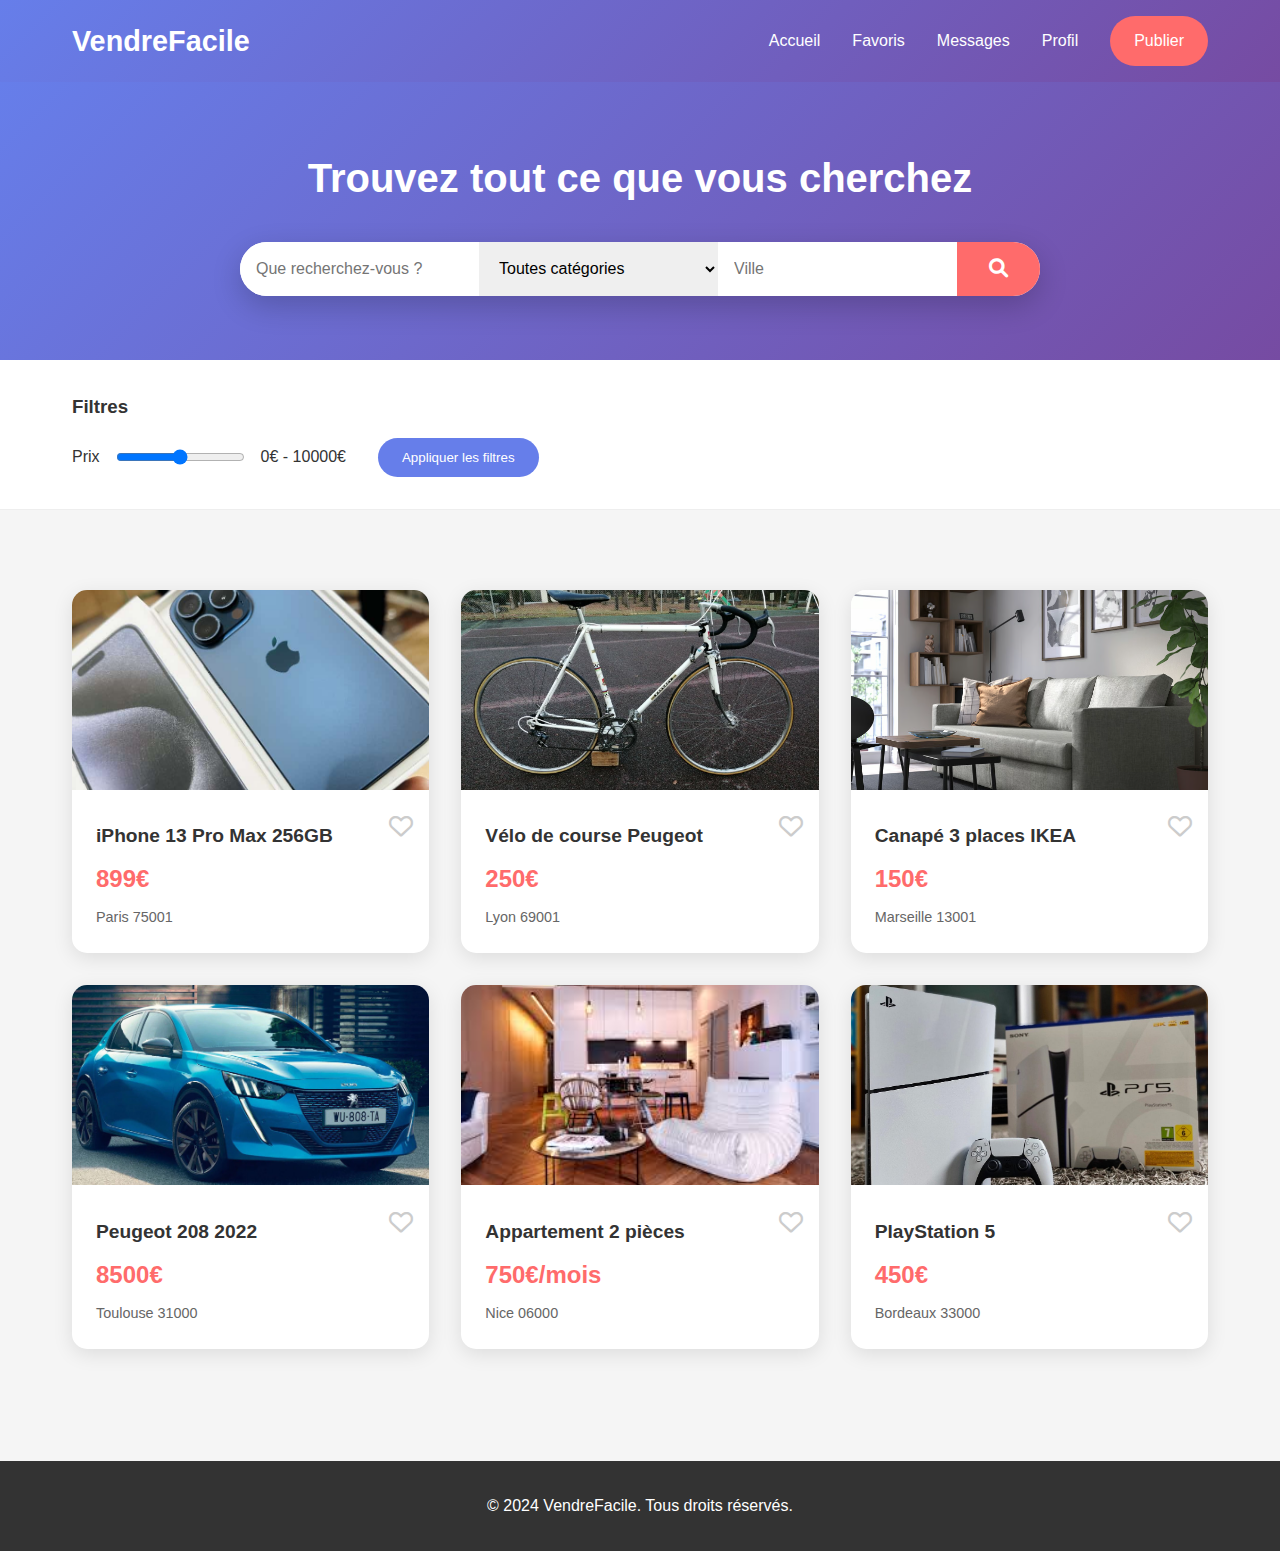
<file: ALMODOVAR_REY_VendreFacile/index.html>
<!DOCTYPE html>
<html lang="fr">
<head>
    <meta charset="UTF-8">
    <meta name="viewport" content="width=device-width, initial-scale=1.0">
    <title>VendreFacile - Petites Annonces Gratuites</title>
    <link rel="stylesheet" href="css/style.css">
    <link rel="stylesheet" href="https://cdnjs.cloudflare.com/ajax/libs/font-awesome/6.0.0/css/all.min.css">
</head>
<body>
    <header>
        <nav class="navbar">
            <div class="nav-container">
                <div class="logo">
                    <h1>VendreFacile</h1>
                </div>
                <div class="nav-menu">
                    <a href="index.html">Accueil</a>
                    <a href="favoris.html">Favoris</a>
                    <a href="messagerie.html">Messages</a>
                    <a href="profil.html">Profil</a>
                    <a href="publication.html" class="btn-publish">Publier</a>
                </div>
            </div>
        </nav>
    </header>

    <main>
        <section class="hero">
            <div class="search-container">
                <h2>Trouvez tout ce que vous cherchez</h2>
                <div class="search-bar">
                    <input type="text" placeholder="Que recherchez-vous ?" id="searchInput">
                    <select id="categoryFilter">
                        <option value="">Toutes catégories</option>
                        <option value="vehicules">Véhicules</option>
                        <option value="immobilier">Immobilier</option>
                        <option value="mode">Mode</option>
                        <option value="maison">Maison & Jardin</option>
                        <option value="loisirs">Loisirs</option>
                        <option value="multimedia">Multimédia</option>
                    </select>
                    <input type="text" placeholder="Ville" id="locationFilter">
                    <button onclick="rechercheEffectuee()" class="btn-search">
                        <i class="fas fa-search"></i>
                    </button>
                </div>
            </div>
        </section>

        <section class="filters">
            <div class="filter-container">
                <h3>Filtres</h3>
                <div class="filter-options">
                    <div class="price-filter">
                        <label>Prix</label>
                        <input type="range" min="0" max="10000" value="5000" id="priceRange">
                        <span>0€ - 10000€</span>
                    </div>
                    <button onclick="filtrageApplique()" class="btn-filter">Appliquer les filtres</button>
                </div>
            </div>
        </section>

        <section class="announcements">
            <div class="loading" id="loading" style="display: none;">
                <p>Chargement des annonces...</p>
            </div>
            
            <div class="announcements-grid" id="announcementsGrid">
                <div class="announcement-card">
                    <img src="images/i13.jpg" alt="iPhone 13">
                    <div class="card-content">
                        <h3>iPhone 13 Pro Max 256GB</h3>
                        <p class="price">899€</p>
                        <p class="location">Paris 75001</p>
                        <button onclick="ajoutFavori(1)" class="btn-favorite">
                            <i class="far fa-heart"></i>
                        </button>
                    </div>
                </div>

                <div class="announcement-card">
                    <img src="images/velo.jpg" alt="Vélo">
                    <div class="card-content">
                        <h3>Vélo de course Peugeot</h3>
                        <p class="price">250€</p>
                        <p class="location">Lyon 69001</p>
                        <button onclick="ajoutFavori(2)" class="btn-favorite">
                            <i class="far fa-heart"></i>
                        </button>
                    </div>
                </div>

                <div class="announcement-card">
                    <img src="images/canape.jpg" alt="Canapé">
                    <div class="card-content">
                        <h3>Canapé 3 places IKEA</h3>
                        <p class="price">150€</p>
                        <p class="location">Marseille 13001</p>
                        <button onclick="ajoutFavori(3)" class="btn-favorite">
                            <i class="far fa-heart"></i>
                        </button>
                    </div>
                </div>

                <div class="announcement-card">
                    <img src="images/peugeot-208-allure.jpg" alt="Voiture">
                    <div class="card-content">
                        <h3>Peugeot 208 2022</h3>
                        <p class="price">8500€</p>
                        <p class="location">Toulouse 31000</p>
                        <button onclick="ajoutFavori(4)" class="btn-favorite">
                            <i class="far fa-heart"></i>
                        </button>
                    </div>
                </div>

                <div class="announcement-card">
                    <img src="images/appart.jpg" alt="Appartement">
                    <div class="card-content">
                        <h3>Appartement 2 pièces</h3>
                        <p class="price">750€/mois</p>
                        <p class="location">Nice 06000</p>
                        <button onclick="ajoutFavori(5)" class="btn-favorite">
                            <i class="far fa-heart"></i>
                        </button>
                    </div>
                </div>

                <div class="announcement-card">
                    <img src="images/ps5-slim.jpg" alt="Console">
                    <div class="card-content">
                        <h3>PlayStation 5</h3>
                        <p class="price">450€</p>
                        <p class="location">Bordeaux 33000</p>
                        <button onclick="ajoutFavori(6)" class="btn-favorite">
                            <i class="far fa-heart"></i>
                        </button>
                    </div>
                </div>
            </div>
        </section>
    </main>

    <footer>
        <div class="footer-content">
            <p>&copy; 2024 VendreFacile. Tous droits réservés.</p>
        </div>
    </footer>

    <script src="js/script.js"></script>
</body>
</html>
</file>
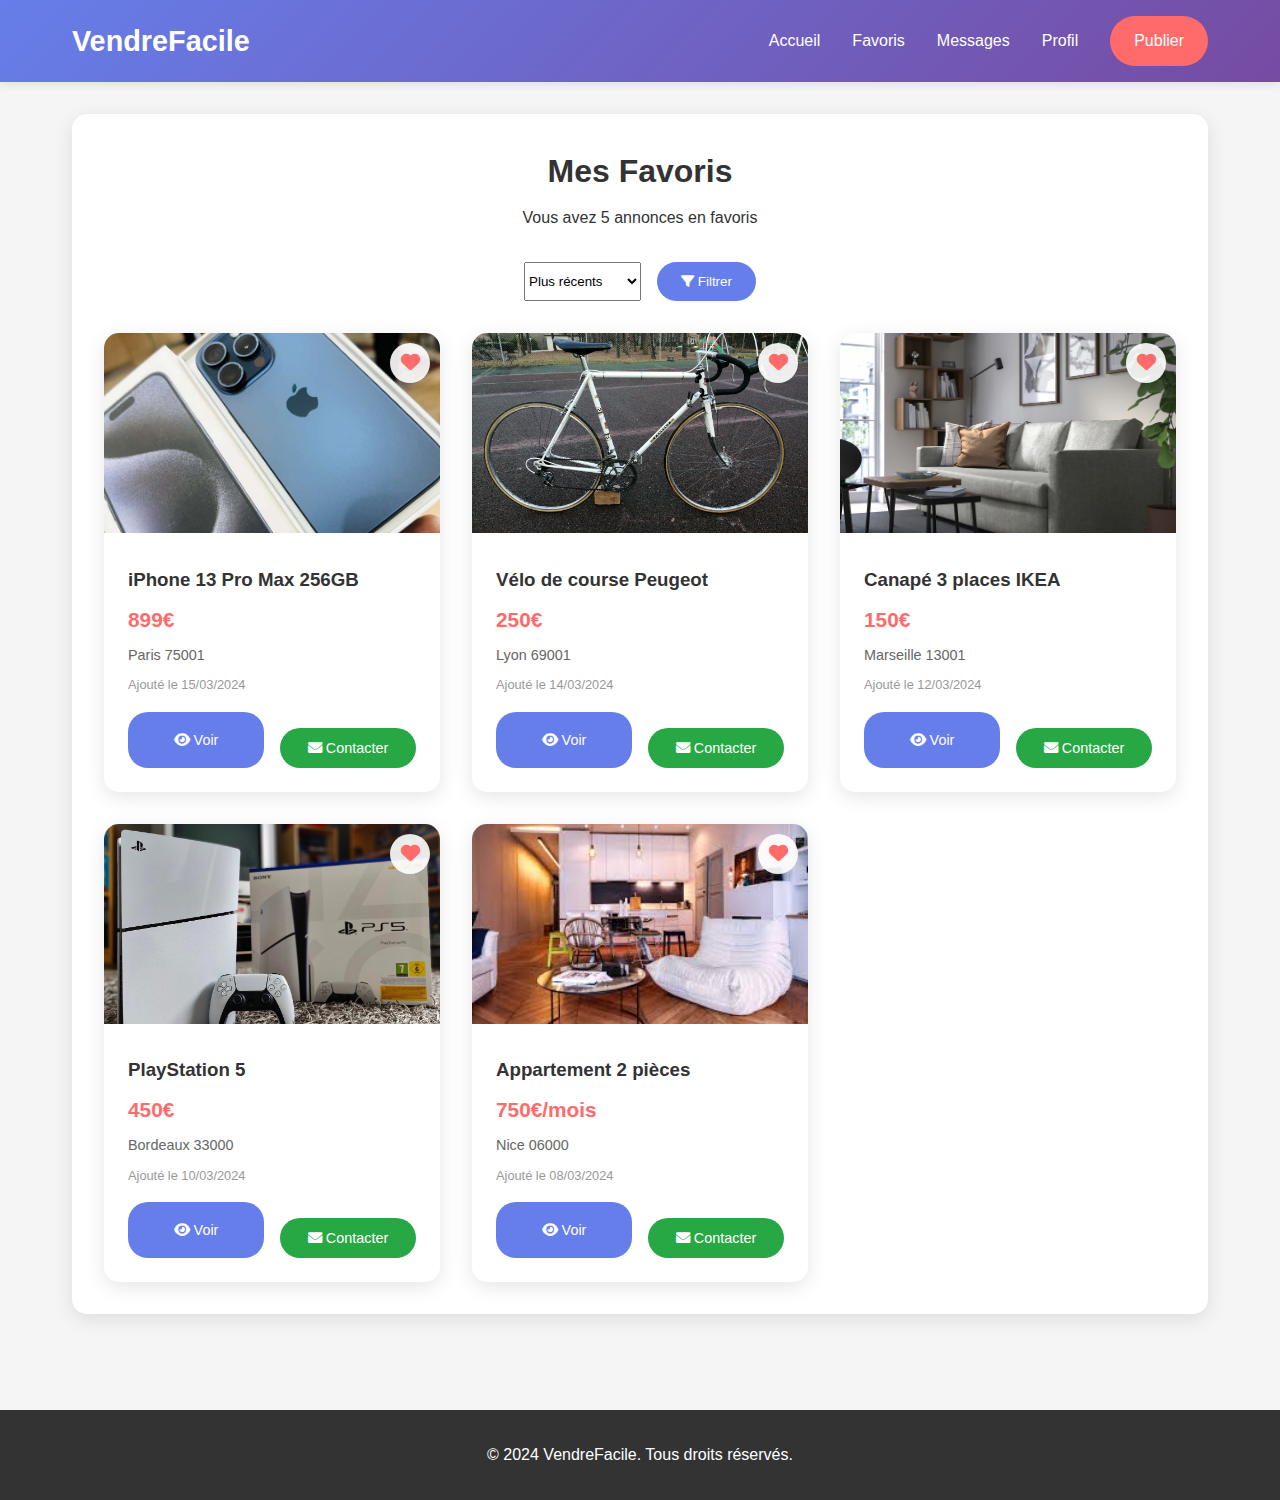
<file: ALMODOVAR_REY_VendreFacile/favoris.html>
<!DOCTYPE html>
<html lang="fr">
<head>
    <meta charset="UTF-8">
    <meta name="viewport" content="width=device-width, initial-scale=1.0">
    <title>Mes Favoris - VendreFacile</title>
    <link rel="stylesheet" href="css/style.css">
    <link rel="stylesheet" href="https://cdnjs.cloudflare.com/ajax/libs/font-awesome/6.0.0/css/all.min.css">
</head>
<body>
    <header>
        <nav class="navbar">
            <div class="nav-container">
                <div class="logo">
                    <h1>VendreFacile</h1>
                </div>
                <div class="nav-menu">
                    <a href="index.html">Accueil</a>
                    <a href="favoris.html">Favoris</a>
                    <a href="messagerie.html">Messages</a>
                    <a href="profil.html">Profil</a>
                    <a href="publication.html" class="btn-publish">Publier</a>
                </div>
            </div>
        </nav>
    </header>

    <main class="favorites-page">
        <div class="favorites-container">
            <div class="favorites-header">
                <h1>Mes Favoris</h1>
                <p>Vous avez <span id="favoriteCount">5</span> annonces en favoris</p>
            </div>

            <div class="favorites-filters">
                <select id="sortFavorites">
                    <option value="recent">Plus récents</option>
                    <option value="price-asc">Prix croissant</option>
                    <option value="price-desc">Prix décroissant</option>
                    <option value="location">Localisation</option>
                </select>
                <button onclick="affichageFavoris()" class="btn-filter">
                    <i class="fas fa-filter"></i> Filtrer
                </button>
            </div>

            <div class="favorites-grid">
                <div class="favorite-card">
                    <div class="favorite-image">
                        <img src="images/i13.jpg" alt="iPhone 13">
                        <button onclick="retraitFavori(1)" class="btn-remove-favorite">
                            <i class="fas fa-heart"></i>
                        </button>
                    </div>
                    <div class="favorite-content">
                        <h3>iPhone 13 Pro Max 256GB</h3>
                        <p class="price">899€</p>
                        <p class="location">Paris 75001</p>
                        <p class="date">Ajouté le 15/03/2024</p>
                        <div class="favorite-actions">
                            <button onclick="window.location.href='annonce.html'" class="btn-view">
                                <i class="fas fa-eye"></i> Voir
                            </button>
                            <button onclick="window.location.href='messagerie.html'" class="btn-contact">
                                <i class="fas fa-envelope"></i> Contacter
                            </button>
                        </div>
                    </div>
                </div>

                <div class="favorite-card">
                    <div class="favorite-image">
                        <img src="images/velo.jpg" alt="Vélo">
                        <button onclick="retraitFavori(2)" class="btn-remove-favorite">
                            <i class="fas fa-heart"></i>
                        </button>
                    </div>
                    <div class="favorite-content">
                        <h3>Vélo de course Peugeot</h3>
                        <p class="price">250€</p>
                        <p class="location">Lyon 69001</p>
                        <p class="date">Ajouté le 14/03/2024</p>
                        <div class="favorite-actions">
                            <button onclick="window.location.href='annonce.html'" class="btn-view">
                                <i class="fas fa-eye"></i> Voir
                            </button>
                            <button onclick="window.location.href='messagerie.html'" class="btn-contact">
                                <i class="fas fa-envelope"></i> Contacter
                            </button>
                        </div>
                    </div>
                </div>

                <div class="favorite-card">
                    <div class="favorite-image">
                        <img src="images/canape.jpg" alt="Canapé">
                        <button onclick="retraitFavori(3)" class="btn-remove-favorite">
                            <i class="fas fa-heart"></i>
                        </button>
                    </div>
                    <div class="favorite-content">
                        <h3>Canapé 3 places IKEA</h3>
                        <p class="price">150€</p>
                        <p class="location">Marseille 13001</p>
                        <p class="date">Ajouté le 12/03/2024</p>
                        <div class="favorite-actions">
                            <button onclick="window.location.href='annonce.html'" class="btn-view">
                                <i class="fas fa-eye"></i> Voir
                            </button>
                            <button onclick="window.location.href='messagerie.html'" class="btn-contact">
                                <i class="fas fa-envelope"></i> Contacter
                            </button>
                        </div>
                    </div>
                </div>

                <div class="favorite-card">
                    <div class="favorite-image">
                        <img src="images/ps5-slim.jpg" alt="PlayStation">
                        <button onclick="retraitFavori(6)" class="btn-remove-favorite">
                            <i class="fas fa-heart"></i>
                        </button>
                    </div>
                    <div class="favorite-content">
                        <h3>PlayStation 5</h3>
                        <p class="price">450€</p>
                        <p class="location">Bordeaux 33000</p>
                        <p class="date">Ajouté le 10/03/2024</p>
                        <div class="favorite-actions">
                            <button onclick="window.location.href='annonce.html'" class="btn-view">
                                <i class="fas fa-eye"></i> Voir
                            </button>
                            <button onclick="window.location.href='messagerie.html'" class="btn-contact">
                                <i class="fas fa-envelope"></i> Contacter
                            </button>
                        </div>
                    </div>
                </div>

                <div class="favorite-card">
                    <div class="favorite-image">
                        <img src="images/appart.jpg" alt="Appartement">
                        <button onclick="retraitFavori(5)" class="btn-remove-favorite">
                            <i class="fas fa-heart"></i>
                        </button>
                    </div>
                    <div class="favorite-content">
                        <h3>Appartement 2 pièces</h3>
                        <p class="price">750€/mois</p>
                        <p class="location">Nice 06000</p>
                        <p class="date">Ajouté le 08/03/2024</p>
                        <div class="favorite-actions">
                            <button onclick="window.location.href='annonce.html'" class="btn-view">
                                <i class="fas fa-eye"></i> Voir
                            </button>
                            <button onclick="window.location.href='messagerie.html'" class="btn-contact">
                                <i class="fas fa-envelope"></i> Contacter
                            </button>
                        </div>
                    </div>
                </div>
            </div>

            <div class="empty-favorites" id="emptyFavorites" style="display: none;">
                <div class="empty-state">
                    <i class="fas fa-heart-broken"></i>
                    <h2>Aucun favori pour le moment</h2>
                    <p>Parcourez les annonces et ajoutez-les à vos favoris pour les retrouver facilement ici.</p>
                    <button onclick="window.location.href='index.html'" class="btn-browse">
                        <i class="fas fa-search"></i> Parcourir les annonces
                    </button>
                </div>
            </div>
        </div>
    </main>

    <footer>
        <div class="footer-content">
            <p>&copy; 2024 VendreFacile. Tous droits réservés.</p>
        </div>
    </footer>

    <script src="js/script.js"></script>
</body>
</html>
</file>
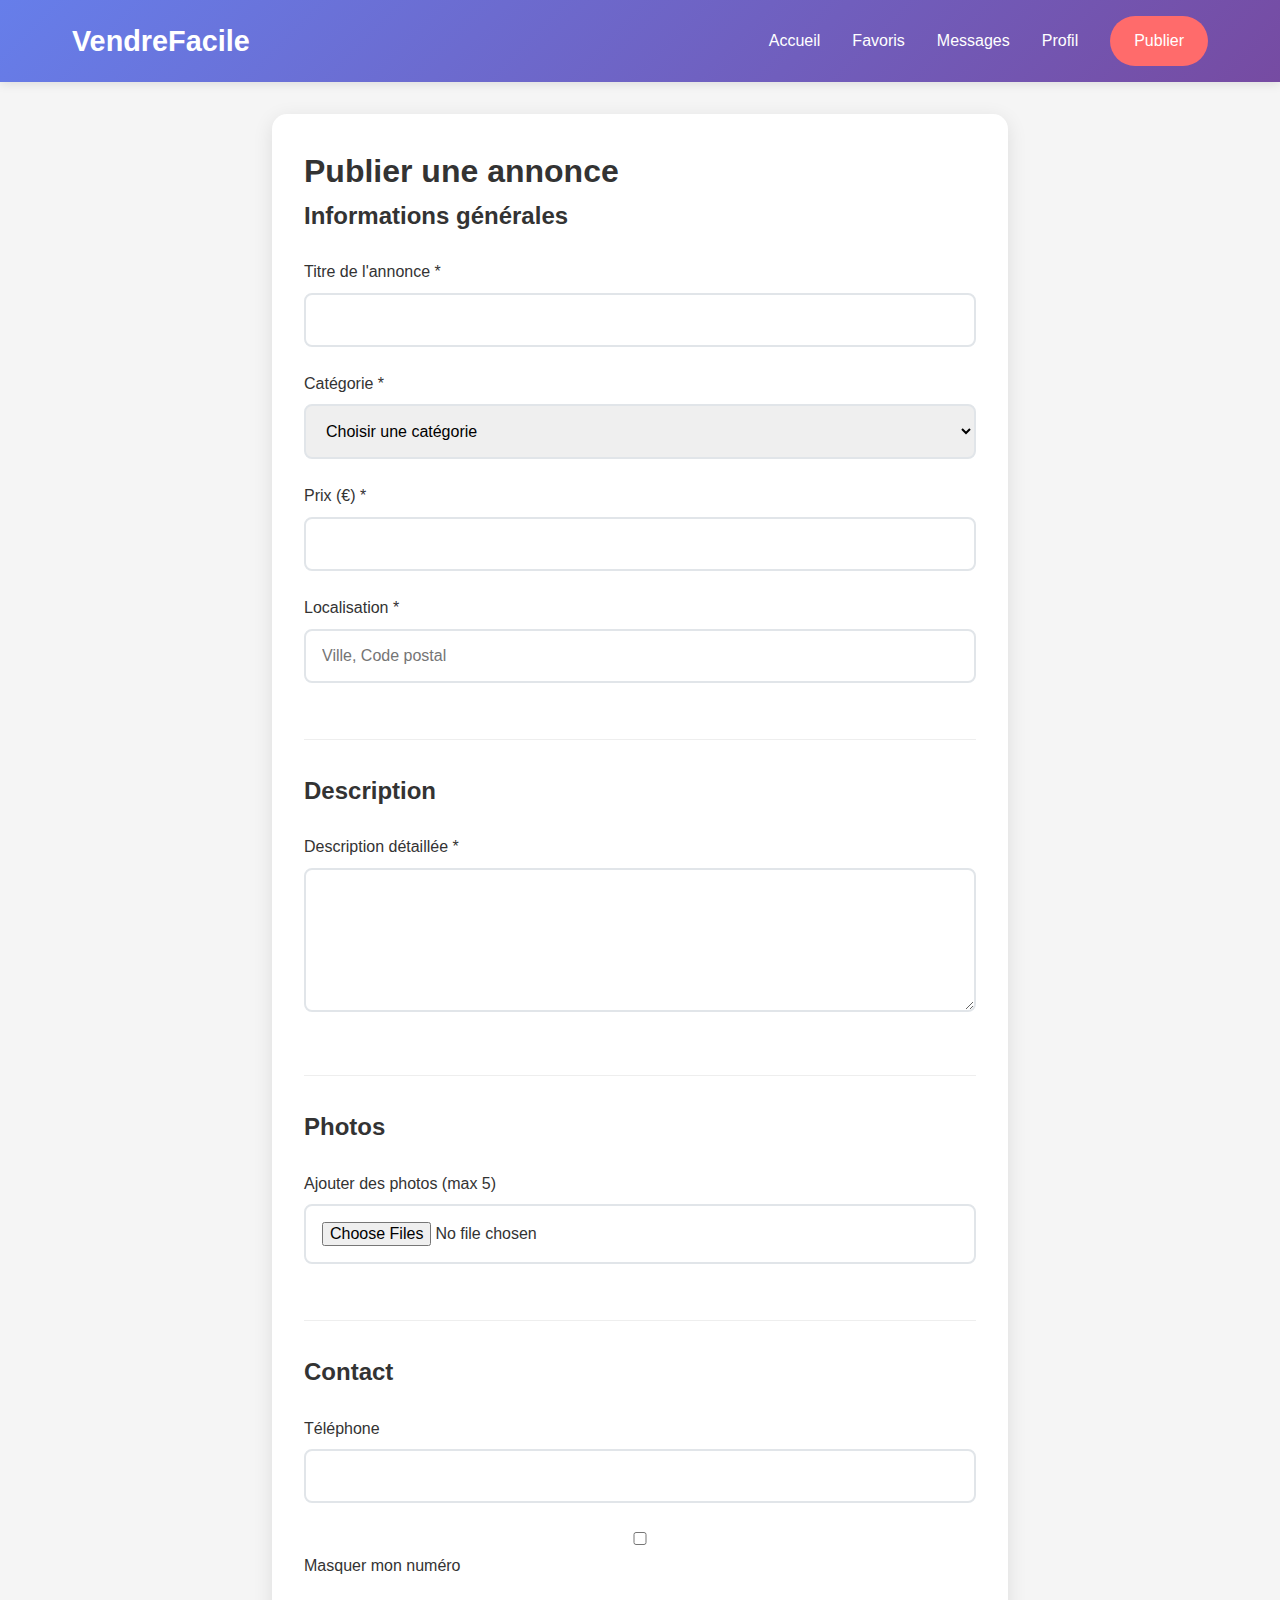
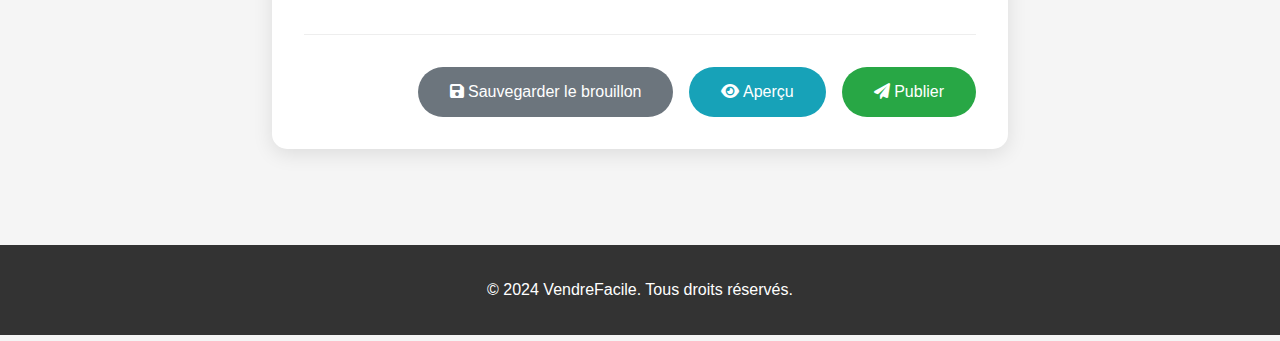
<file: ALMODOVAR_REY_VendreFacile/publication.html>
<!DOCTYPE html>
<html lang="fr">
<head>
    <meta charset="UTF-8">
    <meta name="viewport" content="width=device-width, initial-scale=1.0">
    <title>Publier une annonce - VendreFacile</title>
    <link rel="stylesheet" href="css/style.css">
    <link rel="stylesheet" href="https://cdnjs.cloudflare.com/ajax/libs/font-awesome/6.0.0/css/all.min.css">
</head>
<body>
    <header>
        <nav class="navbar">
            <div class="nav-container">
                <div class="logo">
                    <h1>VendreFacile</h1>
                </div>
                <div class="nav-menu">
                    <a href="index.html">Accueil</a>
                    <a href="favoris.html">Favoris</a>
                    <a href="messagerie.html">Messages</a>
                    <a href="profil.html">Profil</a>
                    <a href="publication.html" class="btn-publish">Publier</a>
                </div>
            </div>
        </nav>
    </header>

    <main class="publication-form">
        <div class="form-container">
            <h1>Publier une annonce</h1>
            
            <form id="announcementForm">
                <div class="form-section">
                    <h2>Informations générales</h2>
                    
                    <div class="form-group">
                        <label for="title">Titre de l'annonce *</label>
                        <input type="text" id="title" name="title" required>
                    </div>

                    <div class="form-group">
                        <label for="category">Catégorie *</label>
                        <select id="category" name="category" required>
                            <option value="">Choisir une catégorie</option>
                            <option value="vehicules">Véhicules</option>
                            <option value="immobilier">Immobilier</option>
                            <option value="mode">Mode</option>
                            <option value="maison">Maison & Jardin</option>
                            <option value="loisirs">Loisirs</option>
                            <option value="multimedia">Multimédia</option>
                        </select>
                    </div>

                    <div class="form-group">
                        <label for="price">Prix (€) *</label>
                        <input type="number" id="price" name="price" min="0" required>
                    </div>

                    <div class="form-group">
                        <label for="location">Localisation *</label>
                        <input type="text" id="location" name="location" placeholder="Ville, Code postal" required>
                    </div>
                </div>

                <div class="form-section">
                    <h2>Description</h2>
                    
                    <div class="form-group">
                        <label for="description">Description détaillée *</label>
                        <textarea id="description" name="description" rows="6" required></textarea>
                    </div>
                </div>

                <div class="form-section">
                    <h2>Photos</h2>
                    
                    <div class="form-group">
                        <label for="images">Ajouter des photos (max 5)</label>
                        <input type="file" id="images" name="images" multiple accept="image/*">
                        <div class="image-preview" id="imagePreview"></div>
                    </div>
                </div>

                <div class="form-section">
                    <h2>Contact</h2>
                    
                    <div class="form-group">
                        <label for="phone">Téléphone</label>
                        <input type="tel" id="phone" name="phone">
                    </div>

                    <div class="form-group">
                        <label>
                            <input type="checkbox" name="hidePhone"> Masquer mon numéro
                        </label>
                    </div>
                </div>

                <div class="form-actions">
                    <button type="button" onclick="redactionAnnonce()" class="btn-draft">
                        <i class="fas fa-save"></i> Sauvegarder le brouillon
                    </button>
                    <button type="button" onclick="validationAnnonce()" class="btn-preview">
                        <i class="fas fa-eye"></i> Aperçu
                    </button>
                    <button type="submit" class="btn-publish-form">
                        <i class="fas fa-paper-plane"></i> Publier
                    </button>
                </div>
            </form>
        </div>
    </main>

    <footer>
        <div class="footer-content">
            <p>&copy; 2024 VendreFacile. Tous droits réservés.</p>
        </div>
    </footer>

    <script src="js/script.js"></script>
</body>
</html>
</file>
<file: ALMODOVAR_REY_VendreFacile/css/style.css>
/* Reset et base */
* {
    margin: 0;
    padding: 0;
    box-sizing: border-box;
}

body {
    font-family: 'Segoe UI', Tahoma, Geneva, Verdana, sans-serif;
    line-height: 1.6;
    color: #333;
    background-color: #f5f5f5;
}

/* Navigation */
.navbar {
    background: linear-gradient(135deg, #667eea 0%, #764ba2 100%);
    padding: 1rem 0;
    box-shadow: 0 2px 10px rgba(0,0,0,0.1);
}

.nav-container {
    max-width: 1200px;
    margin: 0 auto;
    display: flex;
    justify-content: space-between;
    align-items: center;
    padding: 0 2rem;
}

.logo h1 {
    color: white;
    font-size: 1.8rem;
    font-weight: bold;
}

.nav-menu {
    display: flex;
    gap: 2rem;
    align-items: center;
}

.nav-menu a {
    color: white;
    text-decoration: none;
    font-weight: 500;
    transition: all 0.3s ease;
}

.nav-menu a:hover {
    transform: translateY(-2px);
}

.btn-publish {
    background: #ff6b6b;
    padding: 0.75rem 1.5rem;
    border-radius: 25px;
    font-weight: bold;
    transition: all 0.3s ease;
}

.btn-publish:hover {
    background: #ff5252;
    transform: translateY(-2px);
}

/* Hero Section */
.hero {
    background: linear-gradient(135deg, #667eea 0%, #764ba2 100%);
    padding: 4rem 0;
    text-align: center;
}

.search-container h2 {
    color: white;
    font-size: 2.5rem;
    margin-bottom: 2rem;
}

.search-bar {
    max-width: 800px;
    margin: 0 auto;
    display: flex;
    background: white;
    border-radius: 50px;
    overflow: hidden;
    box-shadow: 0 10px 30px rgba(0,0,0,0.2);
}

.search-bar input,
.search-bar select {
    flex: 1;
    padding: 1rem;
    border: none;
    outline: none;
    font-size: 1rem;
}

.btn-search {
    background: #ff6b6b;
    color: white;
    border: none;
    padding: 1rem 2rem;
    cursor: pointer;
    font-size: 1.2rem;
    transition: all 0.3s ease;
}

.btn-search:hover {
    background: #ff5252;
}

/* Filtres */
.filters {
    background: white;
    padding: 2rem 0;
    border-bottom: 1px solid #eee;
}

.filter-container {
    max-width: 1200px;
    margin: 0 auto;
    padding: 0 2rem;
}

.filter-options {
    display: flex;
    gap: 2rem;
    align-items: center;
    margin-top: 1rem;
}

.price-filter {
    display: flex;
    align-items: center;
    gap: 1rem;
}

.btn-filter {
    background: #667eea;
    color: white;
    border: none;
    padding: 0.75rem 1.5rem;
    border-radius: 25px;
    cursor: pointer;
    transition: all 0.3s ease;
}

.btn-filter:hover {
    background: #5a67d8;
}

/* Grille d'annonces */
.announcements {
    max-width: 1200px;
    margin: 0 auto;
    padding: 3rem 2rem;
}

.announcements-grid {
    display: grid;
    grid-template-columns: repeat(auto-fill, minmax(300px, 1fr));
    gap: 2rem;
    margin-top: 2rem;
}

.announcement-card {
    background: white;
    border-radius: 15px;
    overflow: hidden;
    box-shadow: 0 5px 20px rgba(0,0,0,0.1);
    transition: all 0.3s ease;
    cursor: pointer;
}

.announcement-card:hover {
    transform: translateY(-5px);
    box-shadow: 0 10px 30px rgba(0,0,0,0.15);
}

.announcement-card img {
    width: 100%;
    height: 200px;
    object-fit: cover;
}

.card-content {
    padding: 1.5rem;
    position: relative;
}

.card-content h3 {
    font-size: 1.2rem;
    margin-bottom: 0.5rem;
    color: #333;
}

.price {
    font-size: 1.5rem;
    font-weight: bold;
    color: #ff6b6b;
    margin-bottom: 0.5rem;
}

.location {
    color: #666;
    font-size: 0.9rem;
}

.btn-favorite {
    position: absolute;
    top: 1rem;
    right: 1rem;
    background: none;
    border: none;
    font-size: 1.5rem;
    color: #ccc;
    cursor: pointer;
    transition: all 0.3s ease;
}

.btn-favorite:hover,
.btn-favorite.active {
    color: #ff6b6b;
}

/* Page d'annonce détaillée */
.announcement-detail {
    max-width: 1200px;
    margin: 0 auto;
    padding: 2rem;
}

.announcement-container {
    display: grid;
    grid-template-columns: 1fr 1fr;
    gap: 3rem;
    background: white;
    border-radius: 15px;
    padding: 2rem;
    box-shadow: 0 5px 20px rgba(0,0,0,0.1);
}

.announcement-images .main-image {
    width: 100%;
    height: 400px;
    object-fit: cover;
    border-radius: 10px;
    margin-bottom: 1rem;
}

.thumbnail-gallery {
    display: flex;
    gap: 0.5rem;
}

.thumbnail-gallery img {
    width: 80px;
    height: 80px;
    object-fit: cover;
    border-radius: 5px;
    cursor: pointer;
    border: 2px solid transparent;
    transition: all 0.3s ease;
}

.thumbnail-gallery img:hover {
    border-color: #667eea;
}

.announcement-info h1 {
    font-size: 2rem;
    margin-bottom: 1rem;
    color: #333;
}

.announcement-info .price {
    font-size: 2.5rem;
    font-weight: bold;
    color: #ff6b6b;
    margin-bottom: 1rem;
}

.announcement-actions {
    display: flex;
    gap: 1rem;
    margin: 2rem 0;
}

.btn-favorite-large {
    background: #ff6b6b;
    color: white;
    border: none;
    padding: 1rem 2rem;
    border-radius: 25px;
    cursor: pointer;
    font-size: 1rem;
    transition: all 0.3s ease;
}

.btn-favorite-large:hover {
    background: #ff5252;
}

.seller-info {
    background: #f8f9fa;
    padding: 1.5rem;
    border-radius: 10px;
    margin-top: 2rem;
}

.seller-profile {
    display: flex;
    align-items: center;
    gap: 1rem;
    margin: 1rem 0;
}

.seller-profile img {
    width: 50px;
    height: 50px;
    border-radius: 50%;
}

.btn-contact {
    background: #667eea;
    color: white;
    border: none;
    padding: 1rem 2rem;
    border-radius: 25px;
    cursor: pointer;
    width: 100%;
    margin-top: 1rem;
    transition: all 0.3s ease;
}

.btn-contact:hover {
    background: #5a67d8;
}

/* Formulaire de publication */
.publication-form {
    max-width: 800px;
    margin: 0 auto;
    padding: 2rem;
}

.form-container {
    background: white;
    border-radius: 15px;
    padding: 2rem;
    box-shadow: 0 5px 20px rgba(0,0,0,0.1);
}

.form-section {
    margin-bottom: 2rem;
    padding-bottom: 2rem;
    border-bottom: 1px solid #eee;
}

.form-section:last-child {
    border-bottom: none;
}

.form-section h2 {
    color: #333;
    margin-bottom: 1.5rem;
}

.form-group {
    margin-bottom: 1.5rem;
}

.form-group label {
    display: block;
    margin-bottom: 0.5rem;
    font-weight: 500;
    color: #333;
}

.form-group input,
.form-group select,
.form-group textarea {
    width: 100%;
    padding: 1rem;
    border: 2px solid #e1e5e9;
    border-radius: 8px;
    font-size: 1rem;
    transition: all 0.3s ease;
}

.form-group input:focus,
.form-group select:focus,
.form-group textarea:focus {
    outline: none;
    border-color: #667eea;
}

.form-actions {
    display: flex;
    gap: 1rem;
    justify-content: flex-end;
    margin-top: 2rem;
}

.btn-draft,
.btn-preview,
.btn-publish-form {
    padding: 1rem 2rem;
    border: none;
    border-radius: 25px;
    cursor: pointer;
    font-size: 1rem;
    transition: all 0.3s ease;
}

.btn-draft {
    background: #6c757d;
    color: white;
}

.btn-preview {
    background: #17a2b8;
    color: white;
}

.btn-publish-form {
    background: #28a745;
    color: white;
}

/* Page de profil */
.profile-page {
    max-width: 1200px;
    margin: 0 auto;
    padding: 2rem;
}

.profile-container {
    display: grid;
    grid-template-columns: 300px 1fr;
    gap: 2rem;
}

.profile-card {
    background: white;
    border-radius: 15px;
    padding: 2rem;
    text-align: center;
    box-shadow: 0 5px 20px rgba(0,0,0,0.1);
}

.profile-image {
    width: 150px;
    height: 150px;
    border-radius: 50%;
    margin-bottom: 1rem;
}

.profile-stats {
    display: flex;
    justify-content: space-around;
    margin-top: 1rem;
}

.stat {
    text-align: center;
}

.stat-number {
    display: block;
    font-size: 1.5rem;
    font-weight: bold;
    color: #667eea;
}

.profile-menu {
    background: white;
    border-radius: 15px;
    padding: 1rem;
    margin-top: 1rem;
    box-shadow: 0 5px 20px rgba(0,0,0,0.1);
}

.menu-item {
    display: block;
    padding: 1rem;
    color: #333;
    text-decoration: none;
    border-radius: 8px;
    transition: all 0.3s ease;
}

.menu-item:hover,
.menu-item.active {
    background: #f8f9fa;
    color: #667eea;
}

.profile-content {
    background: white;
    border-radius: 15px;
    padding: 2rem;
    box-shadow: 0 5px 20px rgba(0,0,0,0.1);
}

.content-section {
    display: none;
}

.content-section.active {
    display: block;
}

/* Messagerie */
.messaging-page {
    max-width: 1200px;
    margin: 0 auto;
    padding: 2rem;
}

.messaging-container {
    display: grid;
    grid-template-columns: 350px 1fr;
    height: 600px;
    background: white;
    border-radius: 15px;
    overflow: hidden;
    box-shadow: 0 5px 20px rgba(0,0,0,0.1);
}

.conversations-sidebar {
    background: #f8f9fa;
    border-right: 1px solid #e1e5e9;
}

.conversations-header {
    display: flex;
    justify-content: space-between;
    align-items: center;
    padding: 1rem;
    border-bottom: 1px solid #e1e5e9;
}

.conversations-list {
    height: calc(100% - 60px);
    overflow-y: auto;
}

.conversation-item {
    padding: 1rem;
    border-bottom: 1px solid #e1e5e9;
    cursor: pointer;
    transition: all 0.3s ease;
}

.conversation-item:hover,
.conversation-item.active {
    background: #e9ecef;
}

.conversation-preview {
    display: flex;
    align-items: center;
    gap: 1rem;
}

.conversation-preview img {
    width: 40px;
    height: 40px;
    border-radius: 50%;
}

.conversation-info h4 {
    margin: 0;
    font-size: 1rem;
    color: #333;
}

.conversation-info p {
    margin: 0;
    font-size: 0.9rem;
    color: #666;
    white-space: nowrap;
    overflow: hidden;
    text-overflow: ellipsis;
}

.conversation-time {
    font-size: 0.8rem;
    color: #999;
}

.chat-area {
    display: flex;
    flex-direction: column;
}

.chat-header {
    display: flex;
    justify-content: space-between;
    align-items: center;
    padding: 1rem;
    border-bottom: 1px solid #e1e5e9;
}

.chat-actions {
    display: flex;
    gap: 1rem;
}

.btn-price-offer,
.btn-delete-conversation {
    padding: 0.5rem 1rem;
    border: none;
    border-radius: 20px;
    cursor: pointer;
    font-size: 0.9rem;
    transition: all 0.3s ease;
}

.btn-price-offer {
    background: #28a745;
    color: white;
}

.btn-delete-conversation {
    background: #dc3545;
    color: white;
}

.announcement-preview {
    display: flex;
    align-items: center;
    gap: 1rem;
    padding: 1rem;
    background: #f8f9fa;
    border-bottom: 1px solid #e1e5e9;
}

.announcement-preview img {
    width: 60px;
    height: 60px;
    border-radius: 8px;
}

.announcement-info h4 {
    margin: 0;
    font-size: 1rem;
    color: #333;
}

.messages-container {
    flex: 1;
    padding: 1rem;
    overflow-y: auto;
    background: #f8f9fa;
}

.message {
    margin-bottom: 1rem;
    display: flex;
}

.message.sent {
    justify-content: flex-end;
}

.message.received {
    justify-content: flex-start;
}

.message-content {
    max-width: 70%;
    padding: 1rem;
    border-radius: 20px;
    position: relative;
}

.message.sent .message-content {
    background: #667eea;
    color: white;
    border-bottom-right-radius: 5px;
}

.message.received .message-content {
    background: white;
    color: #333;
    border-bottom-left-radius: 5px;
    box-shadow: 0 2px 5px rgba(0,0,0,0.1);
}

.message-time {
    font-size: 0.8rem;
    opacity: 0.7;
    margin-top: 0.5rem;
    display: block;
}

.price-offer {
    margin-bottom: 1rem;
    display: flex;
    justify-content: flex-start;
}

.offer-content {
    background: #fff3cd;
    border: 1px solid #ffeaa7;
    border-radius: 15px;
    padding: 1rem;
    display: flex;
    align-items: center;
    gap: 1rem;
    max-width: 80%;
}

.offer-price {
    font-size: 1.2rem;
    font-weight: bold;
    color: #856404;
    margin: 0;
}

.offer-actions {
    display: flex;
    gap: 0.5rem;
}

.btn-accept,
.btn-decline {
    padding: 0.5rem 1rem;
    border: none;
    border-radius: 15px;
    cursor: pointer;
    font-size: 0.9rem;
    transition: all 0.3s ease;
}

.btn-accept {
    background: #28a745;
    color: white;
}

.btn-decline {
    background: #dc3545;
    color: white;
}

.message-input-container {
    padding: 1rem;
    border-top: 1px solid #e1e5e9;
}

.message-input {
    display: flex;
    gap: 1rem;
    align-items: center;
}

.message-input input {
    flex: 1;
    padding: 1rem;
    border: 1px solid #e1e5e9;
    border-radius: 25px;
    outline: none;
}

.btn-send {
    background: #667eea;
    color: white;
    border: none;
    padding: 1rem;
    border-radius: 50%;
    cursor: pointer;
    transition: all 0.3s ease;
}

.btn-send:hover {
    background: #5a67d8;
}

/* Page favoris */
.favorites-page {
    max-width: 1200px;
    margin: 0 auto;
    padding: 2rem;
}

.favorites-container {
    background: white;
    border-radius: 15px;
    padding: 2rem;
    box-shadow: 0 5px 20px rgba(0,0,0,0.1);
}

.favorites-header {
    text-align: center;
    margin-bottom: 2rem;
}

.favorites-header h1 {
    color: #333;
    margin-bottom: 0.5rem;
}

.favorites-filters {
    display: flex;
    justify-content: center;
    gap: 1rem;
    margin-bottom: 2rem;
}

.favorites-grid {
    display: grid;
    grid-template-columns: repeat(auto-fill, minmax(300px, 1fr));
    gap: 2rem;
}

.favorite-card {
    background: white;
    border-radius: 15px;
    overflow: hidden;
    box-shadow: 0 5px 20px rgba(0,0,0,0.1);
    transition: all 0.3s ease;
}

.favorite-card:hover {
    transform: translateY(-5px);
}

.favorite-image {
    position: relative;
}

.favorite-image img {
    width: 100%;
    height: 200px;
    object-fit: cover;
}

.btn-remove-favorite {
    position: absolute;
    top: 10px;
    right: 10px;
    background: rgba(255, 255, 255, 0.9);
    border: none;
    border-radius: 50%;
    width: 40px;
    height: 40px;
    cursor: pointer;
    font-size: 1.2rem;
    color: #ff6b6b;
    transition: all 0.3s ease;
}

.btn-remove-favorite:hover {
    background: white;
    transform: scale(1.1);
}

.favorite-content {
    padding: 1.5rem;
}

.favorite-content h3 {
    margin-bottom: 0.5rem;
    color: #333;
}

.favorite-content .price {
    font-size: 1.3rem;
    font-weight: bold;
    color: #ff6b6b;
    margin-bottom: 0.5rem;
}

.favorite-content .location {
    color: #666;
    font-size: 0.9rem;
    margin-bottom: 0.5rem;
}

.favorite-content .date {
    color: #999;
    font-size: 0.8rem;
    margin-bottom: 1rem;
}

.favorite-actions {
    display: flex;
    gap: 1rem;
}

.btn-view,
.btn-contact {
    flex: 1;
    padding: 0.75rem;
    border: none;
    border-radius: 20px;
    cursor: pointer;
    font-size: 0.9rem;
    transition: all 0.3s ease;
}

.btn-view {
    background: #667eea;
    color: white;
}

.btn-contact {
    background: #28a745;
    color: white;
}

.empty-favorites {
    text-align: center;
    padding: 4rem 2rem;
}

.empty-state i {
    font-size: 4rem;
    color: #ccc;
    margin-bottom: 1rem;
}

.empty-state h2 {
    color: #666;
    margin-bottom: 1rem;
}

.btn-browse {
    background: #667eea;
    color: white;
    border: none;
    padding: 1rem 2rem;
    border-radius: 25px;
    cursor: pointer;
    font-size: 1rem;
    transition: all 0.3s ease;
}

.btn-browse:hover {
    background: #5a67d8;
}

/* Page paiement */
.payment-page {
    max-width: 1200px;
    margin: 0 auto;
    padding: 2rem;
}

.payment-container {
    background: white;
    border-radius: 15px;
    padding: 2rem;
    box-shadow: 0 5px 20px rgba(0,0,0,0.1);
}

.payment-header {
    text-align: center;
    margin-bottom: 2rem;
}

.security-badges {
    display: flex;
    justify-content: center;
    align-items: center;
    gap: 0.5rem;
    color: #28a745;
    font-size: 0.9rem;
    margin-top: 1rem;
}

.payment-content {
    display: grid;
    grid-template-columns: 1fr 1fr;
    gap: 3rem;
}

.order-summary {
    background: #f8f9fa;
    padding: 2rem;
    border-radius: 15px;
}

.product-summary {
    display: flex;
    gap: 1rem;
    margin-bottom: 2rem;
    padding-bottom: 2rem;
    border-bottom: 1px solid #e1e5e9;
}

.product-summary img {
    width: 100px;
    height: 100px;
    border-radius: 10px;
}

.product-info h3 {
    margin-bottom: 0.5rem;
    color: #333;
}

.product-info p {
    color: #666;
    font-size: 0.9rem;
    margin-bottom: 0.25rem;
}

.price-breakdown {
    margin-top: 2rem;
}

.price-line {
    display: flex;
    justify-content: space-between;
    margin-bottom: 1rem;
}

.price-line.total {
    padding-top: 1rem;
    border-top: 2px solid #e1e5e9;
    font-size: 1.2rem;
}

.payment-methods {
    margin-bottom: 2rem;
}

.payment-options {
    display: flex;
    flex-direction: column;
    gap: 1rem;
}

.payment-option {
    display: flex;
    align-items: center;
    padding: 1rem;
    border: 2px solid #e1e5e9;
    border-radius: 10px;
    cursor: pointer;
    transition: all 0.3s ease;
}

.payment-option:hover,
.payment-option:has(input:checked) {
    border-color: #667eea;
    background: #f8f9ff;
}

.payment-option input[type="radio"] {
    margin-right: 1rem;
}

.option-content {
    display: flex;
    align-items: center;
    gap: 1rem;
}

.option-content i {
    font-size: 1.5rem;
    color: #667eea;
}

.form-row {
    display: grid;
    grid-template-columns: 1fr 1fr;
    gap: 1rem;
}

.billing-address {
    margin-top: 2rem;
    padding-top: 2rem;
    border-top: 1px solid #e1e5e9;
}

.payment-actions {
    text-align: center;
    margin-top: 2rem;
}

.btn-pay {
    background: #28a745;
    color: white;
    border: none;
    padding: 1rem 3rem;
    border-radius: 25px;
    cursor: pointer;
    font-size: 1.2rem;
    font-weight: bold;
    transition: all 0.3s ease;
}

.btn-pay:hover {
    background: #218838;
}

.payment-info {
    margin-top: 1rem;
    color: #666;
    font-size: 0.9rem;
}

/* Modal */
.modal {
    position: fixed;
    top: 0;
    left: 0;
    width: 100%;
    height: 100%;
    background: rgba(0,0,0,0.5);
    display: flex;
    justify-content: center;
    align-items: center;
    z-index: 1000;
}

.modal-content {
    background: white;
    border-radius: 15px;
    padding: 2rem;
    max-width: 500px;
    width: 90%;
    text-align: center;
}

.payment-status {
    padding: 2rem;
}

.status-icon {
    font-size: 3rem;
    margin-bottom: 1rem;
}

.status-icon.success {
    color: #28a745;
}

.status-icon.error {
    color: #dc3545;
}

/* Footer */
footer {
    background: #333;
    color: white;
    text-align: center;
    padding: 2rem 0;
    margin-top: 4rem;
}

/* Responsive Design */
@media (max-width: 768px) {
    .nav-container {
        flex-direction: column;
        gap: 1rem;
    }
    
    .nav-menu {
        flex-direction: column;
        gap: 1rem;
    }
    
    .search-bar {
        flex-direction: column;
        border-radius: 15px;
    }
    
    .search-bar input,
    .search-bar select {
        border-radius: 0;
    }
    
    .btn-search {
        border-radius: 0 0 15px 15px;
    }
    
    .filter-options {
        flex-direction: column;
        gap: 1rem;
    }
    
    .price-filter {
        flex-direction: column;
    }
    
    .announcements-grid {
        grid-template-columns: 1fr;
    }
    
    .announcement-container {
        grid-template-columns: 1fr;
    }
    
    .profile-container {
        grid-template-columns: 1fr;
    }
    
    .messaging-container {
        grid-template-columns: 1fr;
        height: auto;
    }
    
    .conversations-sidebar {
        display: none;
    }
    
    .payment-content {
        grid-template-columns: 1fr;
    }
    
    .form-row {
        grid-template-columns: 1fr;
    }
}

/* Animations */
@keyframes fadeIn {
    from {
        opacity: 0;
        transform: translateY(20px);
    }
    to {
        opacity: 1;
        transform: translateY(0);
    }
}

.announcement-card {
    animation: fadeIn 0.5s ease-in-out;
}

/* Loading states */
.loading {
    display: flex;
    justify-content: center;
    align-items: center;
    padding: 2rem;
}

.loading i {
    font-size: 2rem;
    color: #667eea;
}

/* Notifications */
.notification {
    position: fixed;
    top: 20px;
    right: 20px;
    padding: 1rem 2rem;
    border-radius: 10px;
    color: white;
    font-weight: bold;
    z-index: 1000;
    transform: translateX(100%);
    transition: transform 0.3s ease;
}

.notification.show {
    transform: translateX(0);
}

.notification.success {
    background: #28a745;
}

.notification.error {
    background: #dc3545;
}

.notification.info {
    background: #17a2b8;
}
</file>
